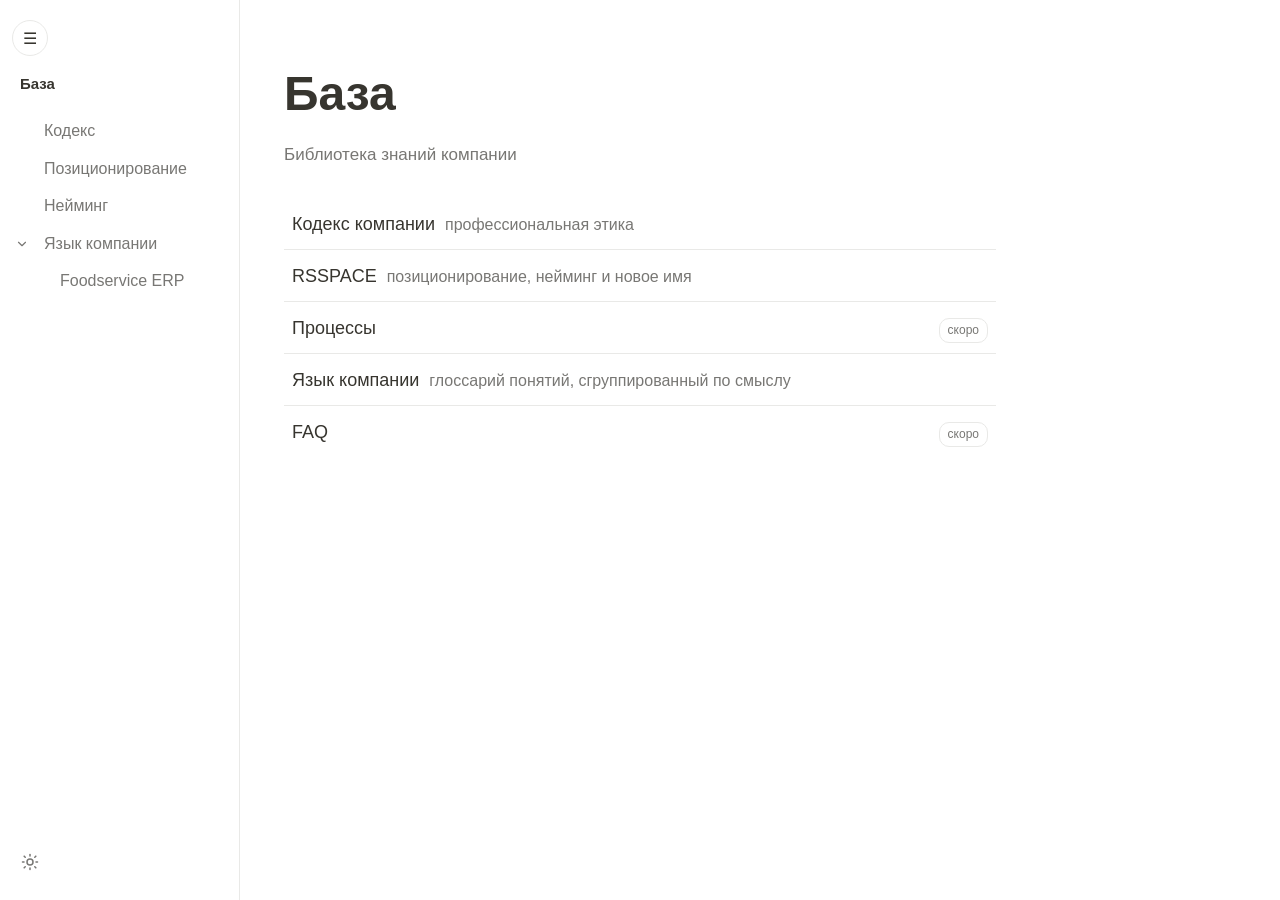
<file: index.html>
<!DOCTYPE html>
<html lang="ru">
<head>
<meta charset="UTF-8">
<meta name="viewport" content="width=device-width, initial-scale=1.0">
<meta name="robots" content="noindex, nofollow">
<title>База</title>
<script>
(function(){var s=localStorage.getItem('theme');var d=window.matchMedia('(prefers-color-scheme: dark)').matches;document.documentElement.setAttribute('data-theme', s || (d ? 'dark' : 'light'));})();
window.SITE_ROOT = '';
</script>
<link rel="stylesheet" href="style.css">
</head>
<body>
<button id="sidebar-toggle" class="sidebar-toggle" aria-label="Показать/скрыть панель">☰</button>
<div class="layout">
<div class="sidebar-backdrop"></div>

  <aside class="sidebar">
    <a href="index.html" class="brand">База</a>
    <nav id="site-nav"></nav>
    <button id="theme-toggle" class="theme-toggle-sidebar" aria-label="Переключить тему"></button>
  </aside>

  <main class="content">
    <h1>База</h1>
    <p class="subtitle">Библиотека знаний компании</p>

    <ul class="page-list">
      <li><a href="codex/index.html"><span class="title">Кодекс компании</span><span class="desc">профессиональная этика</span></a></li>
      <li><a href="product/index.html"><span class="title">RSSPACE</span><span class="desc">позиционирование, нейминг и новое имя</span></a></li>
      <li><a href="#"><span class="title">Процессы</span><span class="soon">скоро</span></a></li>
      <li><a href="terms/index.html"><span class="title">Язык компании</span><span class="desc">глоссарий понятий, сгруппированный по смыслу</span></a></li>
      <li><a href="#"><span class="title">FAQ</span><span class="soon">скоро</span></a></li>
    </ul>
  </main>

</div>
<script src="theme.js" defer></script>
<script src="nav.js" defer></script>
<script src="render-nav.js" defer></script>
<script src="typo.js"></script>
<script src="tooltips.js" defer></script>
</body>
</html>
</file>
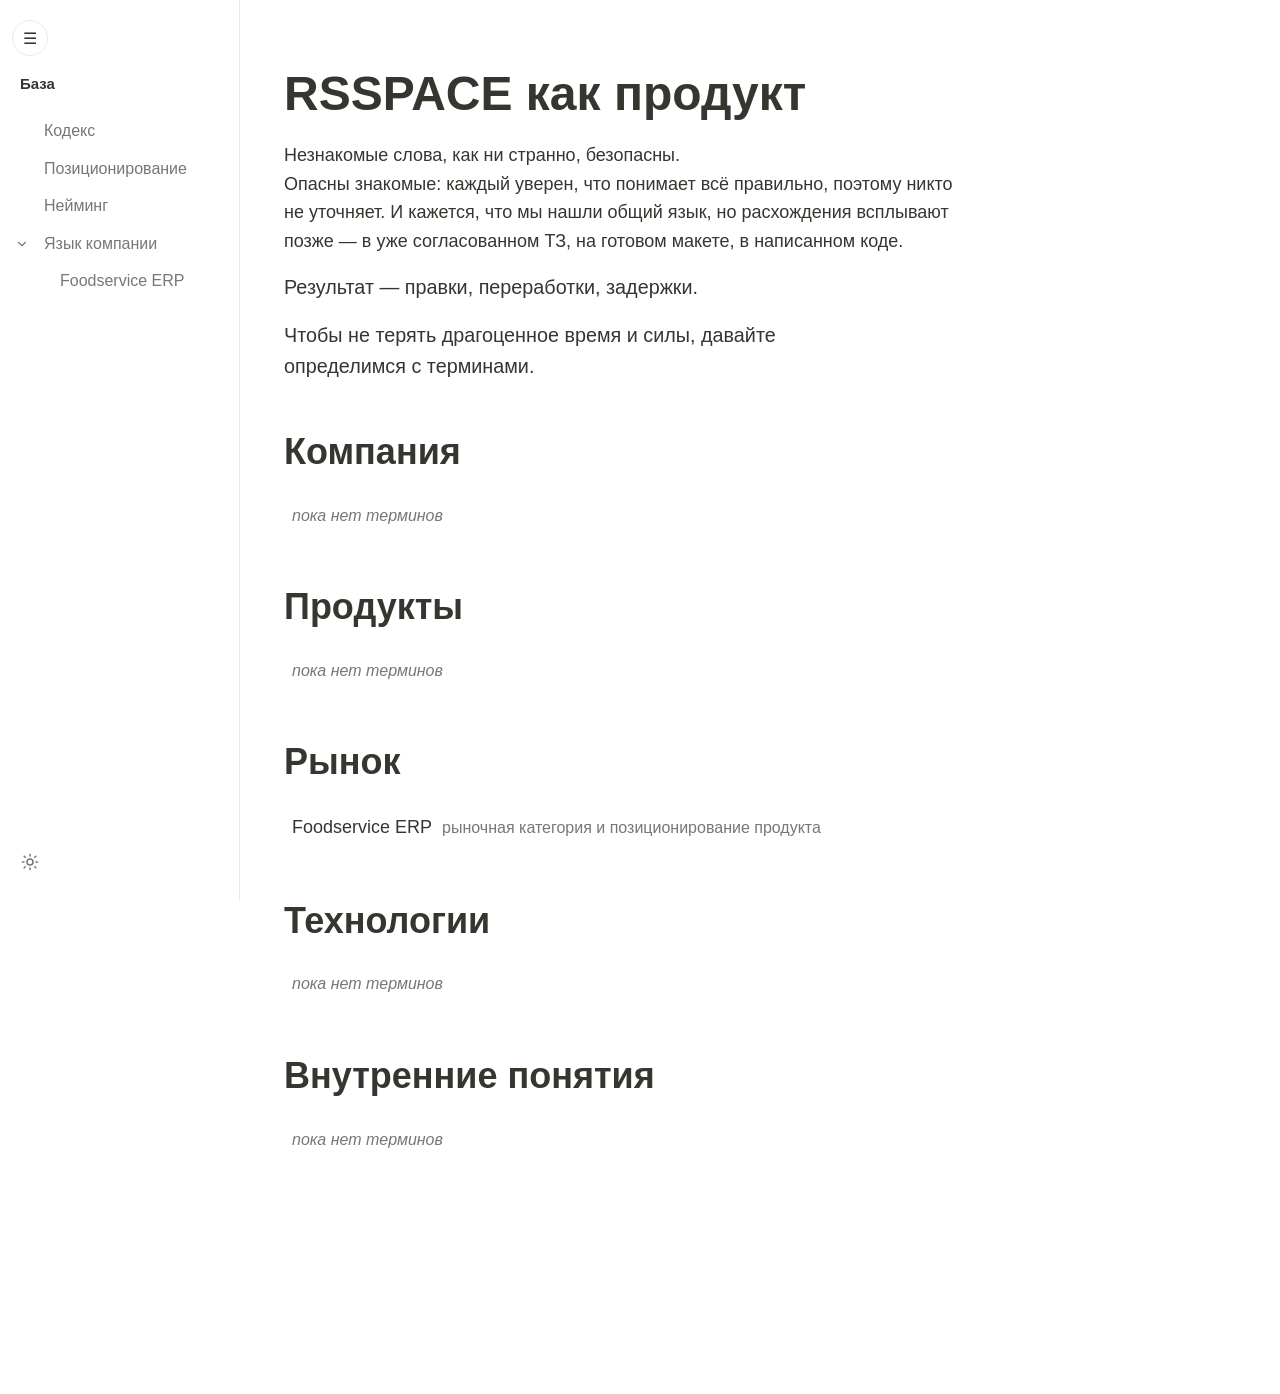
<file: product/index.html>
<!DOCTYPE html>
<html lang="ru">
<head>
<meta charset="UTF-8">
<meta name="viewport" content="width=device-width, initial-scale=1.0">
<meta name="robots" content="noindex, nofollow">
<title>Язык компании</title>
<script>
(function(){var s=localStorage.getItem('theme');var d=window.matchMedia('(prefers-color-scheme: dark)').matches;document.documentElement.setAttribute('data-theme', s || (d ? 'dark' : 'light'));})();
window.SITE_ROOT = '../';
</script>
<link rel="stylesheet" href="../style.css">
</head>
<body>
<button id="sidebar-toggle" class="sidebar-toggle" aria-label="Показать/скрыть панель">☰</button>
<div class="layout">
<div class="sidebar-backdrop"></div>

  <aside class="sidebar">
    <a href="../index.html" class="brand">База</a>
    <nav id="site-nav"></nav>
    <button id="theme-toggle" class="theme-toggle-sidebar" aria-label="Переключить тему"></button>
  </aside>

  <main class="content">
    <h1>RSSPACE как продукт</h1>
    <p lass="desc">Незнакомые слова, как ни странно, безопасны.
      <br class="desktop-br">Опасны знакомые: каждый уверен, что понимает всё правильно, поэтому никто не уточняет. И кажется, что мы нашли общий язык, но расхождения всплывают позже — в уже согласованном ТЗ, на готовом макете, в написанном коде.</p>

    <p class="desc">Результат — правки, переработки, задержки.</p> 
    <p class="desc">Чтобы не терять драгоценное время и силы, давайте определимся с терминами.</p>

    <div class="group">
      <h2>Компания</h2>
      <div class="group-empty">пока нет терминов</div>
    </div>

    <div class="group">
      <h2>Продукты</h2>
      <div class="group-empty">пока нет терминов</div>
    </div>

    <div class="group">
      <h2>Рынок</h2>
      <ul class="page-list">
        <li><a href="foodservice/"><span class="title">Foodservice ERP</span><span class="desc">рыночная категория и позиционирование продукта</span></a></li>
      </ul>
    </div>

    <div class="group">
      <h2>Технологии</h2>
      <div class="group-empty">пока нет терминов</div>
    </div>

    <div class="group">
      <h2>Внутренние понятия</h2>
      <div class="group-empty">пока нет терминов</div>
    </div>

  </main>

</div>
<script src="../theme.js" defer></script>
<script src="../nav.js" defer></script>
<script src="../render-nav.js" defer></script>
<script src="../typo.js"></script>
<script src="../tooltips.js" defer></script>
</body>
</html>
</file>
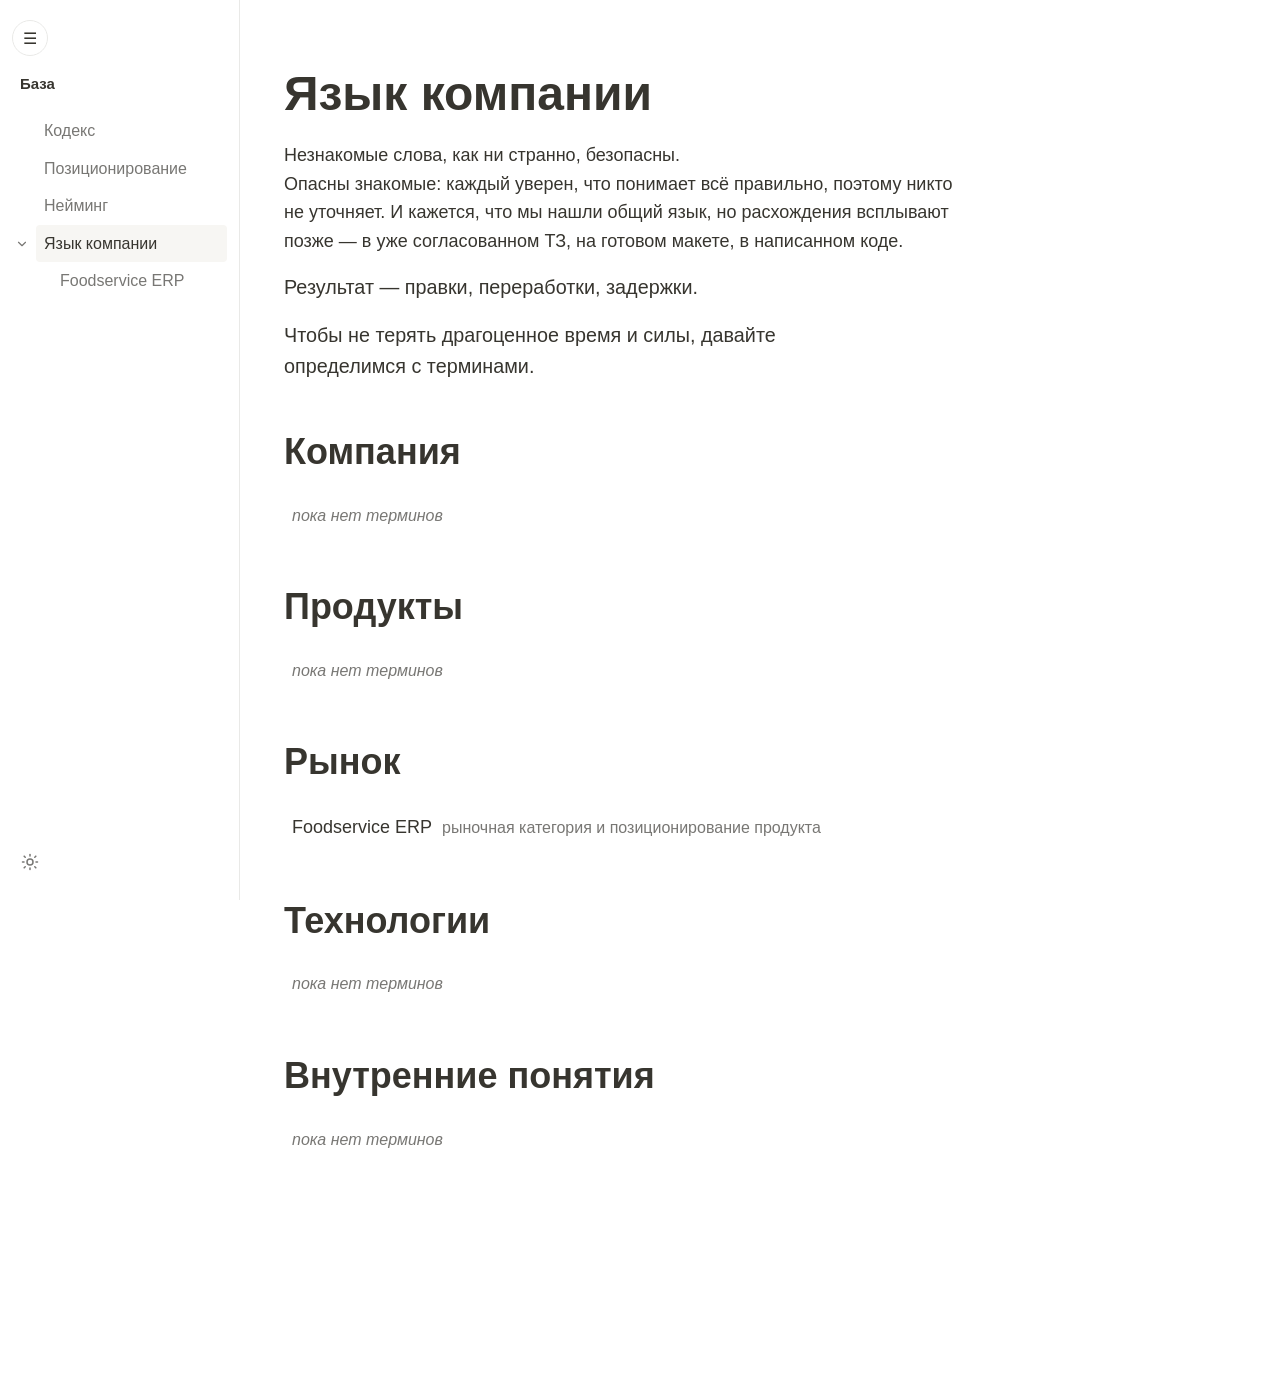
<file: terms/index.html>
<!DOCTYPE html>
<html lang="ru">
<head>
<meta charset="UTF-8">
<meta name="viewport" content="width=device-width, initial-scale=1.0">
<meta name="robots" content="noindex, nofollow">
<title>Язык компании</title>
<script>
(function(){var s=localStorage.getItem('theme');var d=window.matchMedia('(prefers-color-scheme: dark)').matches;document.documentElement.setAttribute('data-theme', s || (d ? 'dark' : 'light'));})();
window.SITE_ROOT = '../';
</script>
<link rel="stylesheet" href="../style.css">
</head>
<body>
<button id="sidebar-toggle" class="sidebar-toggle" aria-label="Показать/скрыть панель">☰</button>
<div class="layout">
<div class="sidebar-backdrop"></div>

  <aside class="sidebar">
    <a href="../index.html" class="brand">База</a>
    <nav id="site-nav"></nav>
    <button id="theme-toggle" class="theme-toggle-sidebar" aria-label="Переключить тему"></button>
  </aside>

  <main class="content">
    <h1>Язык компании</h1>
    <p lass="desc">Незнакомые слова, как ни странно, безопасны.
      <br class="desktop-br">Опасны знакомые: каждый уверен, что понимает всё правильно, поэтому никто не уточняет. И кажется, что мы нашли общий язык, но расхождения всплывают позже — в уже согласованном ТЗ, на готовом макете, в написанном коде.</p>

    <p class="desc">Результат — правки, переработки, задержки.</p> 
    <p class="desc">Чтобы не терять драгоценное время и силы, давайте определимся с терминами.</p>

    <div class="group">
      <h2>Компания</h2>
      <div class="group-empty">пока нет терминов</div>
    </div>

    <div class="group">
      <h2>Продукты</h2>
      <div class="group-empty">пока нет терминов</div>
    </div>

    <div class="group">
      <h2>Рынок</h2>
      <ul class="page-list">
        <li><a href="foodservice/"><span class="title">Foodservice ERP</span><span class="desc">рыночная категория и позиционирование продукта</span></a></li>
      </ul>
    </div>

    <div class="group">
      <h2>Технологии</h2>
      <div class="group-empty">пока нет терминов</div>
    </div>

    <div class="group">
      <h2>Внутренние понятия</h2>
      <div class="group-empty">пока нет терминов</div>
    </div>

  </main>

</div>
<script src="../theme.js" defer></script>
<script src="../nav.js" defer></script>
<script src="../render-nav.js" defer></script>
<script src="../typo.js"></script>
<script src="../tooltips.js" defer></script>
</body>
</html>
</file>
<file: style.css>
:root {
  --bg: #ffffff;
  --text: #37352f;
  --text-secondary: #787774;
  --border: #e9e9e7;
  --hover: #f7f6f3;
  --link: #2383e2;
  --do: #6b8f71;
  --dont: #b0655c;
  --contact: #5b84a6;
  --sidebar-w: 240px;
}

:root[data-theme="dark"] {
  --bg: #191919;
  --text: #d4d4d4;
  --text-secondary: #999999;
  --border: #2f2f2f;
  --hover: #262626;
  --link: #5b9bd5;
  --do: #7fa384;
  --dont: #c17b6f;
  --contact: #7fa3c4;
}

* { box-sizing: border-box; }

body {
  margin: 0;
  transition: background 0.15s ease, color 0.15s ease;
  font-family: -apple-system, BlinkMacSystemFont, "Segoe UI", Helvetica, Arial, sans-serif;
  color: var(--text);
  background: var(--bg);
  font-size: 18px;
  line-height: 1.6;
}

a { color: var(--link); text-decoration: none; }
a:hover { text-decoration: underline; }

.layout {
  min-height: 100vh;
}

/* Sidebar — всегда наплывающая панель, не часть потока контента */
.sidebar {
  position: fixed;
  top: 0;
  left: 0;
  bottom: 0;
  width: var(--sidebar-w);
  z-index: 100;
  background: var(--bg);
  border-right: 1px solid var(--border);
  padding: 68px 12px 20px 12px;
  overflow: hidden;
  box-shadow: 2px 0 16px rgba(0, 0, 0, 0.15);
  transform: translateX(-100%);
  transition: transform 0.2s ease;
  display: flex;
  flex-direction: column;
}

.layout:not(.sidebar-hidden) .sidebar {
  transform: translateX(0);
}

.sidebar .brand {
  font-weight: 600;
  font-size: 15px;
  padding: 4px 8px 16px 8px;
  color: var(--text);
  white-space: nowrap;
}

.sidebar nav a {
  display: block;
  padding: 6px 8px;
  border-radius: 4px;
  color: var(--text-secondary);
  font-size: 16px;
  white-space: nowrap;
}

.sidebar nav a:hover {
  background: var(--hover);
  text-decoration: none;
  color: var(--text);
}

.sidebar nav a.active {
  background: var(--hover);
  color: var(--text);
  font-weight: 500;
}

.sidebar-toggle {
  position: fixed;
  top: 20px;
  left: 12px;
  width: 36px;
  height: 36px;
  border-radius: 50%;
  border: 1px solid var(--border);
  background: var(--bg);
  color: var(--text);
  font-size: 16px;
  cursor: pointer;
  display: flex;
  align-items: center;
  justify-content: center;
  z-index: 101;
  transition: background 0.15s ease;
}

.sidebar-toggle:hover { background: var(--hover); }

.sidebar-backdrop {
  display: none;
}

/* Content — центрируется относительно всего окна, сайдбар на это не влияет */
.content {
  margin: 0 auto;
  padding: 56px 64px 200px 64px;
  max-width: 840px;
  /*max-width: 42em;*/

}

.content p {
  -webkit-hyphens: auto;
  /*hyphens: auto;*/
  text-wrap: pretty;
  word-break: keep-all;
}

.desc {
  font-size: 1.1em;
  line-height: 1.6;
}

.breadcrumb {
  font-size: 15px;
  color: var(--text-secondary);
  margin-bottom: 24px;
}

.breadcrumb a { color: var(--text-secondary); }
.breadcrumb a:hover { color: var(--link); }

.page-title-row {
  position: relative;
  margin-bottom: 8px;
}

.back-button {
  position: absolute;
  left: -50px;
  top: 50%;
  transform: translateY(-50%);
  width: 36px;
  height: 36px;
  border-radius: 50%;
  border: 1px solid var(--border);
  display: flex;
  align-items: center;
  justify-content: center;
  color: var(--text);
  font-size: 16px;
  transition: background 0.15s ease;
}

.back-button:hover {
  background: var(--hover);
  text-decoration: none;
}

h1 {
  font-size: 48px;
  font-weight: 700;
  margin: 0;
}

.subtitle {
  color: var(--text-secondary);
  font-size: 17px;
  margin-bottom: 32px;
}

h2 {
  font-size: 36px;
  font-weight: 600;
  margin: 40px 0 12px 0;
}

h3 {
  font-size: 28px;
  font-weight: 600;
  margin: 24px 0 8px 0;
}

h4 {
  font-size: 22px;
  font-weight: 600;
  margin: 16px 0 6px 0;
}

p { margin: 8px 0 16px 0; }

.content .page-list {
  list-style: none;
  padding: 0;
  margin: 0;
}

.page-list li {
  border-bottom: 1px solid var(--border);
}

.page-list li:last-child { border-bottom: none; }

.page-list a {
  display: flex;
  align-items: baseline;
  gap: 10px;
  padding: 10px 8px;
  border-radius: 4px;
  color: var(--text);
}

.page-list a:hover {
  background: var(--hover);
  text-decoration: none;
}

.page-list .icon { font-size: 16px; }

.page-list .title { font-weight: 500; }

.page-list .desc {
  color: var(--text-secondary);
  font-size: 16px;
}

.page-list .soon {
  color: var(--text-secondary);
  font-size: 12px;
  margin-left: auto;
  padding: 2px 8px;
  border: 1px solid var(--border);
  border-radius: 10px;
}

.group {
  margin-bottom: 32px;
}

.group-empty {
  color: var(--text-secondary);
  font-size: 16px;
  font-style: italic;
  padding: 10px 8px;
}

.tag {
  display: inline-block;
  font-size: 14px;
  color: var(--text-secondary);
  margin-bottom: 24px;
}

.callout {
  border: 1px solid var(--border);
  border-radius: 6px;
  padding: 16px 20px;
  margin: 16px 0;
  background: var(--hover);
}

.callout ul { margin: 0; padding-left: 20px; }

.do-dont {
  display: flex;
  gap: 16px;
  margin: 16px 0;
}

.do-dont > div { flex: 1; }

.content .do-dont ul { list-style: none; padding: 0; margin: 0; }
.content .do-dont li,
.content .do-dont-list li {
  padding: 4px 0;
  font-size: 14px;
  display: flex;
  align-items: flex-start;
  gap: 8px;
}

.content .do-dont-list { list-style: none; padding: 0; margin: 8px 0 16px 0; }

.li-icon {
  flex-shrink: 0;
  width: 16px;
  height: 16px;
  margin-top: 2px;
}

.li-icon.check { color: var(--do); }
.li-icon.cross { color: var(--dont); }

.li-icon svg {
  width: 100%;
  height: 100%;
}

ul.plain { padding-left: 20px; margin: 8px 0 16px 0; }
ul.plain li { margin: 2px 0; }

.content ul { padding-left: 20px; margin: 8px 0 16px 0; }
.content li { margin: 2px 0; }

.theme-toggle-sidebar {
  margin-top: auto;
  width: 36px;
  height: 36px;
  display: flex;
  align-items: center;
  justify-content: center;
  border: none;
  background: none;
  border-radius: 50%;
  color: var(--text-secondary);
  cursor: pointer;
  transition: background 0.15s ease, color 0.15s ease;
}

.theme-toggle-sidebar:hover {
  background: var(--hover);
  color: var(--text);
}

.theme-toggle-sidebar svg {
  width: 18px;
  height: 18px;
  flex-shrink: 0;
}


/* Адаптив: планшеты и телефоны */
@media (max-width: 768px) {

  .content {
    padding: 76px 20px 200px 20px;
    max-width: 100%;
  }

  h1 { font-size: 28px; }
  h2 { font-size: 20px; }

  .page-title-row {
    display: flex;
    align-items: center;
    gap: 10px;
  }

  .back-button {
    display: none;
  }

  .do-dont {
    flex-direction: column;
    gap: 4px;
  }

  /* затемнение фона — только на мобильных, где панель открывается как шторка поверх */
  .layout:not(.sidebar-hidden) .sidebar-backdrop {
    display: block;
    position: fixed;
    inset: 0;
    background: rgba(0, 0, 0, 0.3);
    z-index: 99;
  }
}

/* Оглавление страницы — плавающий индикатор справа */
.toc {
  position: fixed;
  top: 200px;
  right: 24px;
  z-index: 90;
}

.toc-trigger {
  display: flex;
  flex-direction: column;
  align-items: flex-end;
  gap: 8px;
  padding: 10px;
  cursor: pointer;
}

.toc-dash {
  width: 16px;
  height: 2px;
  background: var(--text);
  border-radius: 2px;
  opacity: 0.4;
  transition: width 0.15s ease, opacity 0.15s ease;
}

.toc-dash-h1 { width: 16px; }
.toc-dash-h2 { width: 12.8px; }
.toc-dash-h3 { width: 9.6px; }

.toc:hover .toc-dash {
  opacity: 0.7;
}

.toc-dash.active {
  opacity: 1;
}

.toc-panel {
  display: none;
  position: absolute;
  right: 30px;
  top: -8px;
  background: var(--bg);
  border: 1px solid var(--border);
  border-radius: 10px;
  corner-shape: squircle;
  padding: 8px;
  min-width: 220px;
  max-width: 280px;
  box-shadow: 0 4px 24px rgba(0, 0, 0, 0.15);
}

.toc:hover .toc-panel {
  display: block;
}

.toc-panel a {
  display: block;
  width: 100%;
  box-sizing: border-box;
  padding: 9px 11px;
  border-radius: 5px;
  corner-shape: squircle;
  font-size: 14px;
  color: var(--text);
  opacity: 0.6;
  white-space: nowrap;
  overflow: hidden;
  text-overflow: ellipsis;
  transition: background 0.15s ease, opacity 0.15s ease;
}

.toc-link-h1 { font-weight: 600; }
.toc-panel a.toc-link-h2 { padding-left: 25px; }
.toc-panel a.toc-link-h3 { padding-left: 39px; font-size: 13px; }

.toc-panel a:hover,
.toc-panel a.active {
  opacity: 1;
  background: color-mix(in srgb, var(--text) 5%, transparent);
  text-decoration: none;
}

@media (max-width: 1000px) {
  .toc { display: none; }
}

/* временная подсветка целого раздела (заголовок + текст до следующего заголовка), к которому перешли из TOC */
@keyframes toc-section-flash {
  0% { opacity: 1; }
  100% { opacity: 0; }
}

.toc-section-flash {
  position: absolute;
  background-color: rgba(128, 128, 128, 0.2);
  border-radius: 8px;
  pointer-events: none;
  z-index: 1;
  animation: toc-section-flash 1.2s ease-out;
}

/* Кнопка контакта из :::contact в markdown */
.contact-button {
  display: inline-flex;
  align-items: center;
  gap: 6px;
  margin: 4px 0;
  color: var(--contact);
  font-size: 14px;
  text-decoration: none;
}

.contact-button:hover {
  text-decoration: none;
}

.contact-button svg {
  width: 14px;
  height: 14px;
  flex-shrink: 0;
}

.content hr {
  border: none;
  border-top: 1px solid var(--text);
  opacity: 0.18;
  margin: 32px 0;
}


/* Убираем тень у сайдбара на десктопе */
@media (min-width: 769px) {
  .sidebar {
    box-shadow: none;
  }
}


/* Новая навигация */
.brand {
  display: block;
  text-decoration: none;
}

.brand:hover {
  text-decoration: none;
}

.site-nav-list {
  list-style: none;
  padding: 0;
  margin: 0;
}

.site-nav-row {
  display: flex;
  align-items: center;
  gap: 4px;
  padding-left: calc((var(--depth, 1) - 1) * 16px);
}

.site-nav-toggle {
  width: 20px;
  height: 20px;
  flex-shrink: 0;
  border: none;
  background: none;
  color: var(--text-secondary);
  cursor: pointer;
  display: flex;
  align-items: center;
  justify-content: center;
  padding: 0;
  transition: transform 0.15s ease;
}

.site-nav-toggle svg {
  width: 14px;
  height: 14px;
}

.site-nav-item.open > .site-nav-row .site-nav-toggle {
  transform: rotate(90deg);
}

.site-nav-spacer {
  width: 20px;
  flex-shrink: 0;
}

.site-nav-row a,
.site-nav-label-text {
  display: block;
  flex: 1;
  padding: 6px 8px;
  border-radius: 4px;
  color: var(--text-secondary);
  font-size: 16px;
  white-space: nowrap;
}

.site-nav-row a:hover {
  background: var(--hover);
  color: var(--text);
  text-decoration: none;
}

.site-nav-row a.active {
  background: var(--hover);
  color: var(--text);
  font-weight: 500;
}

.site-nav-children {
  overflow: hidden;
  max-height: 0;
  transition: max-height 0.2s ease;
}

.site-nav-item.open > .site-nav-children {
  max-height: 500px;
}

.back-button {
  display: none;
}

@media (max-width: 768px) {
  .desktop-br {
    display: none;
  }
}

.term-hint {
  border-bottom: 1px dashed var(--text-secondary);
  color: var(--text);
  cursor: pointer;
}

.hover-tooltip {
  position: absolute;
  z-index: 200;
  max-width: 320px;
  padding: 12px 16px;
  border-radius: 8px;
  font-size: 17px;
  line-height: 1.6;
  background: var(--hover);
  color: var(--text);
  border: 1px solid var(--border);
  box-shadow: 0 4px 20px rgba(0, 0, 0, 0.18);
  pointer-events: none;
}

.hover-tooltip-hint {
  border-style: dashed;
}

.hint-modal-backdrop {
  position: fixed;
  inset: 0;
  background: rgba(0, 0, 0, 0.45);
  z-index: 300;
  display: flex;
  align-items: center;
  justify-content: center;
  padding: 20px;
}

.hint-modal {
  position: relative;
  max-width: 480px;
  width: 100%;
  max-height: 80vh;
  overflow-y: auto;
  background: var(--bg);
  border: 1px solid var(--border);
  border-radius: 24px;
  padding: 40px 24px 24px 24px;
  box-shadow: 0 8px 40px rgba(0, 0, 0, 0.3);
}

.hint-modal-close {
  position: absolute;
  top: 12px;
  right: 12px;
  width: 32px;
  height: 32px;
  border-radius: 50%;
  border: 1px solid var(--border);
  background: none;
  color: var(--text);
  display: flex;
  align-items: center;
  justify-content: center;
  cursor: pointer;
}

.hint-modal-close svg {
  width: 16px;
  height: 16px;
}

.hint-modal-close:hover {
  background: var(--hover);
}

.hint-modal-text {
  font-size: 16px;
  line-height: 1.6;
  color: var(--text);
  word-break: keep-all;
  overflow-wrap: break-word;
}

.hint-modal-title {
  font-size: 20px;
  font-weight: 700;
  margin: 0 0 12px 0;
  color: var(--text);
}

.hidden-block {
  margin: 16px 0;
  border: 1px solid var(--border);
  border-radius: 8px;
  padding: 12px 16px;
  /*background: var(--hover);*/
}

.hidden-block > summary {
  cursor: pointer;
  font-weight: 500;
  color: var(--text);
  list-style: none;
  display: flex;
  align-items: center;
  gap: 8px;
}

.hidden-block > summary::-webkit-details-marker {
  display: none;
}

.hidden-block > summary::before {
  content: '';
  width: 0;
  height: 0;
  border-left: 6px solid var(--text-secondary);
  border-top: 4px solid transparent;
  border-bottom: 4px solid transparent;
  transition: transform 0.15s ease;
  flex-shrink: 0;
}

.hidden-block[open] > summary::before {
  transform: rotate(90deg);
}

.hidden-block[open] > summary {
  margin-bottom: 12px;
}

.hover-tooltip-title {
  font-size: 17px;
  font-weight: 600;
  margin-bottom: 4px;
}

.hover-tooltip-body {
  font-size: 15px;
  opacity: 0.8;
}

.content table {
  width: 100%;
  border-collapse: collapse;
  font-size: 16px;
  margin: 16px 0 24px 0;
}

.content th {
  text-align: left;
  font-weight: 600;
  padding: 8px 16px 8px 0;
  border-bottom: 1px solid color-mix(in srgb, var(--text-secondary) 30%, transparent);
  opacity: 1;
}

.content td {
  padding: 8px 16px 8px 0;
  border-bottom: 1px solid var(--border);
  vertical-align: top;
}

.content tr:last-child td {
  border-bottom: none;
}

.muted-block {
  color: var(--text-secondary);
  font-size: 16px;
  line-height: 1.6;
  margin: 8px 0 16px 0;
}

.stats-block {
  display: flex;
  flex-wrap: wrap;
  gap: 32px;
  margin: 24px 0;
}

.stat-item {
  display: flex;
  flex-direction: column;
}

.stat-value {
  font-size: 32px;
  font-weight: 700;
  line-height: 1.1;
  color: var(--text);
}

.stat-label {
  font-size: 14px;
  color: var(--text-secondary);
  margin-top: 4px;
}
</file>
